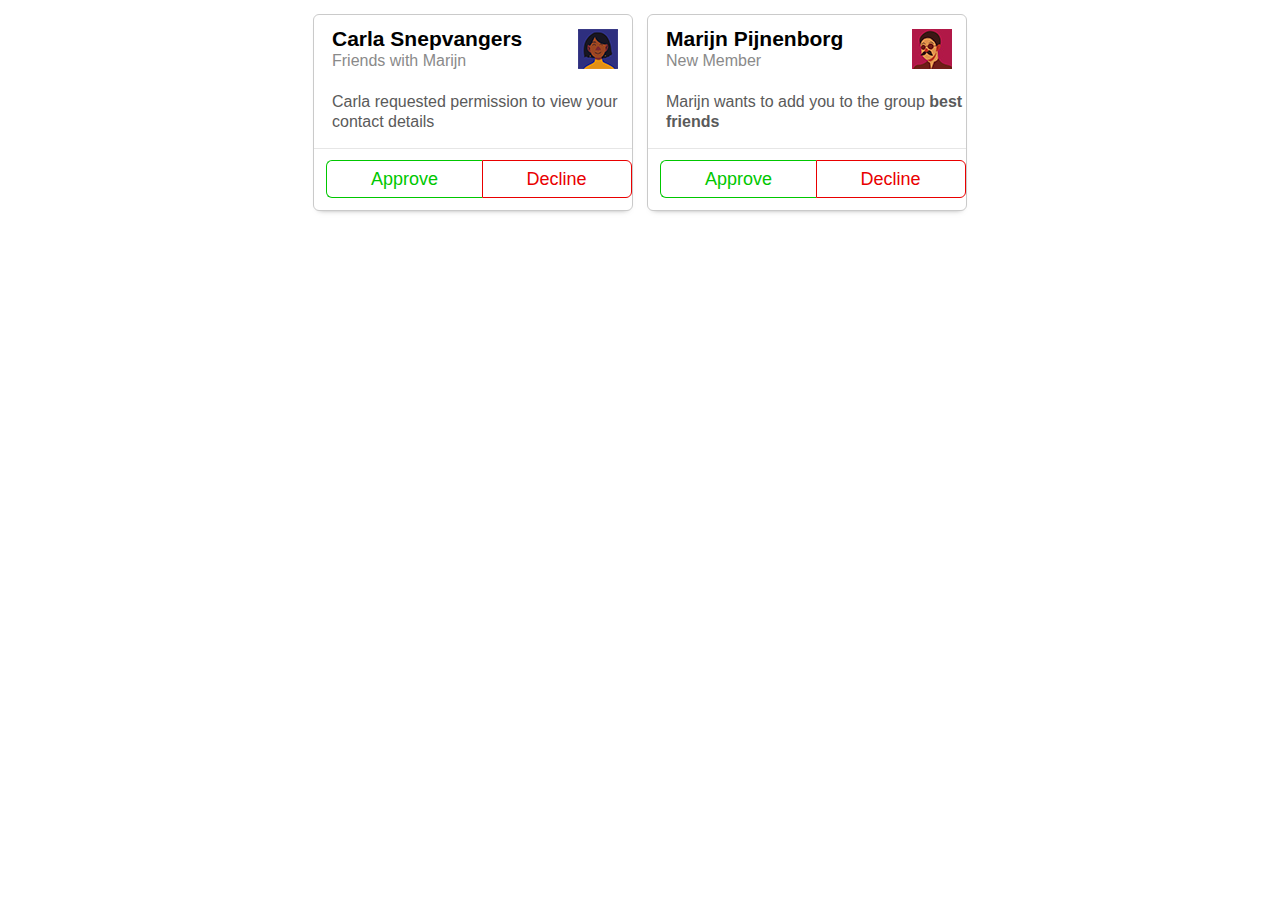
<file: Dag1_HTML:CSS_Refresher/index.html>
<!DOCTYPE html>
<html lang="en">

<head>
  <meta charset="UTF-8">
  <meta name="viewport" content="width=device-width, initial-scale=1.0">
  <title>HTML/CSS</title>
  <link rel="stylesheet" href="styles.css">
</head>


<body>
  <div class="container">
    <header>
    </header>

    <section class='content1'>
      <span><img src='carla.png' class='image'></span>
      <h3>Carla Snepvangers <br><span>Friends with Marijn</span></h3>
      <p>Carla requested permission to view your contact details</p>

      <nav class='buttons'>
        <ul>
          <li><a href="" class='button1'>Approve</a></li>
          <li><a href="" class='button2'>Decline</a></li>
        </ul>
      </nav>
    </section>


    <section class='content2'>
      <span><img src='marijn2.jpg' class='image'></span>
      <h3>Marijn Pijnenborg <br><span>New Member</span></h3>
      <p>Marijn wants to add you to the group <b>best friends</b></p>

      <nav class='buttons'>
        <ul>
          <li><a href="" class='button1'>Approve</a></li>
          <li><a href="" class='button2'>Decline</a></li>
        </ul>
      </nav>
    </section>


  </div>
</body>

</html>
</file>
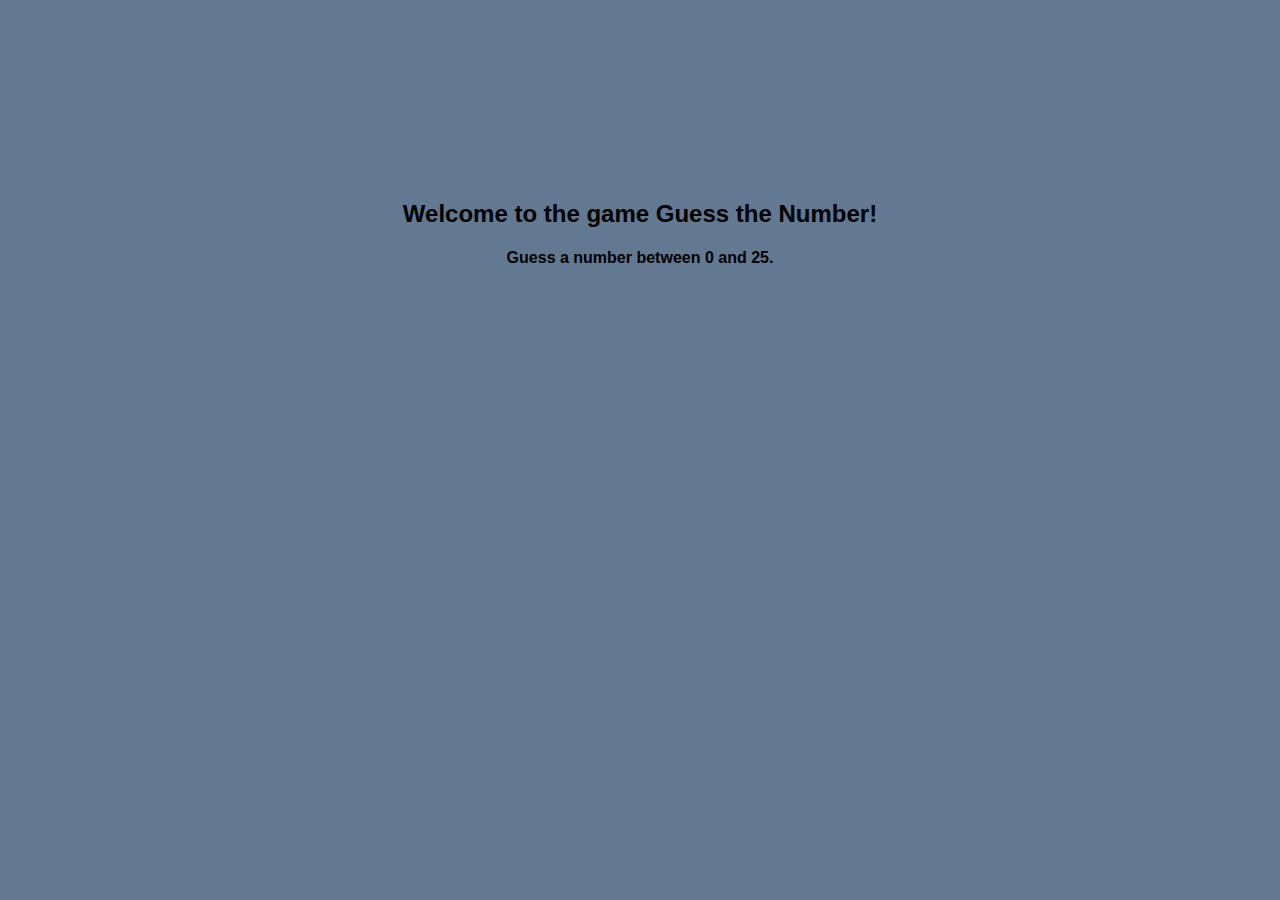
<file: W1D3-6TestEindopdracht/index.html>
<!DOCTYPE html>
<html lang="en">

<head>
  <meta charset="UTF-8">
  <meta name="viewport" content="width=device-width, initial-scale=1.0">
  <title>Document</title>
  <link rel="stylesheet" href="styles.css">
</head>

<body>
  <div class="container">

    <content>
      <h2>Welcome to the game Guess the Number!</h2>
      <h4>Guess a number between 0 and 25.</h4>
    </content>

  </div>

  <script src='script6.js'></script>
</body>

</html>
</file>
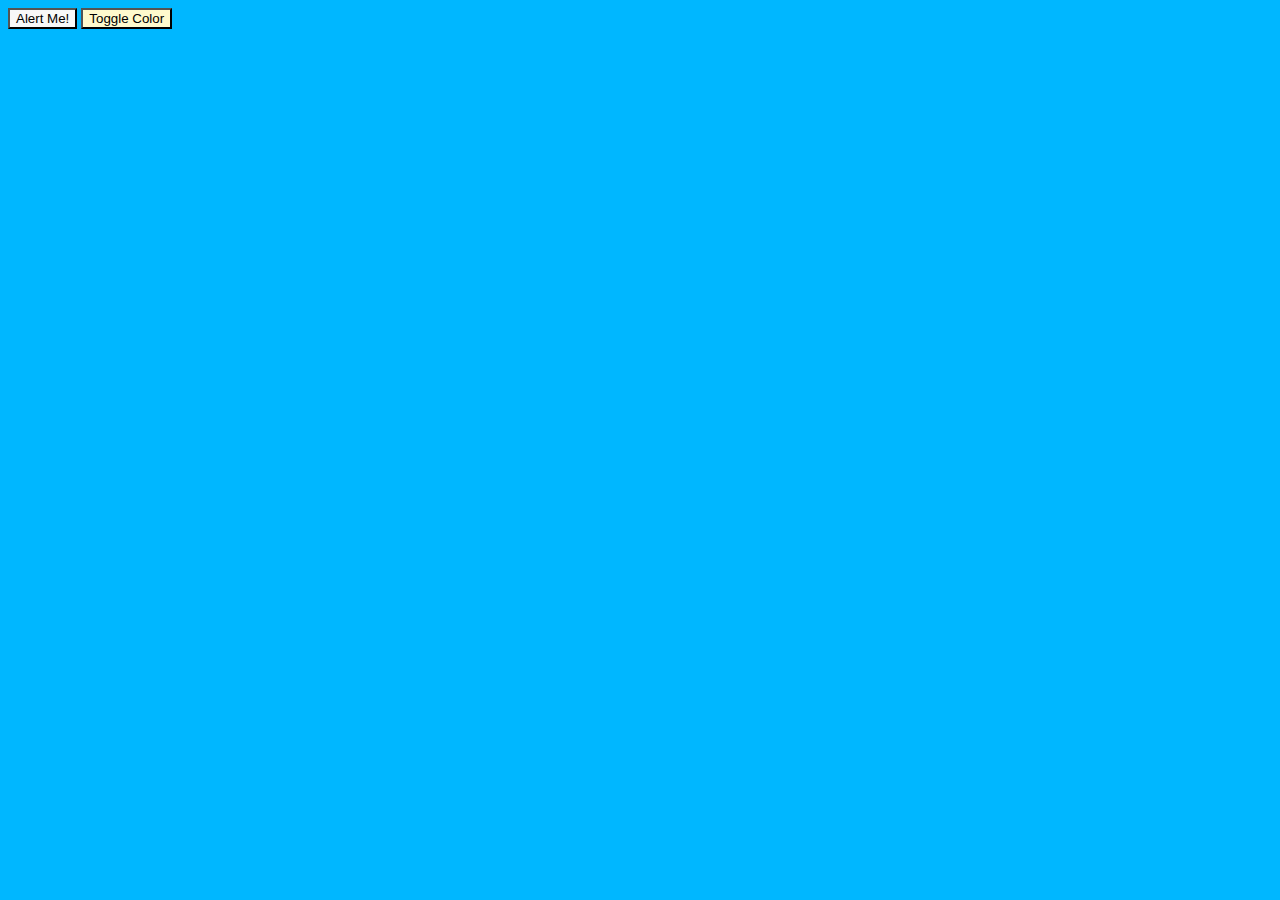
<file: W1D4-2EventHandlers/index.html>
<!DOCTYPE html>
<html lang="en">

<head>
  <meta charset="UTF-8">
  <meta name="viewport" content="width=device-width, initial-scale=1.0">
  <title>Document</title>
  <link rel="stylesheet" href="style.css">
</head>

<body id="body" class="blue-background">
  <button id="mybutton" type="button" class="btn-alert">Alert Me!</button>
  <button id="yellowbutton" type="button" class="yellow-background">Toggle Color</button>
  <!--<button id="bluebutton" type="button" class="blue-background">Blue</button>-->
  <script defer src="script.js">

  </script>
</body>

</html>
</file>
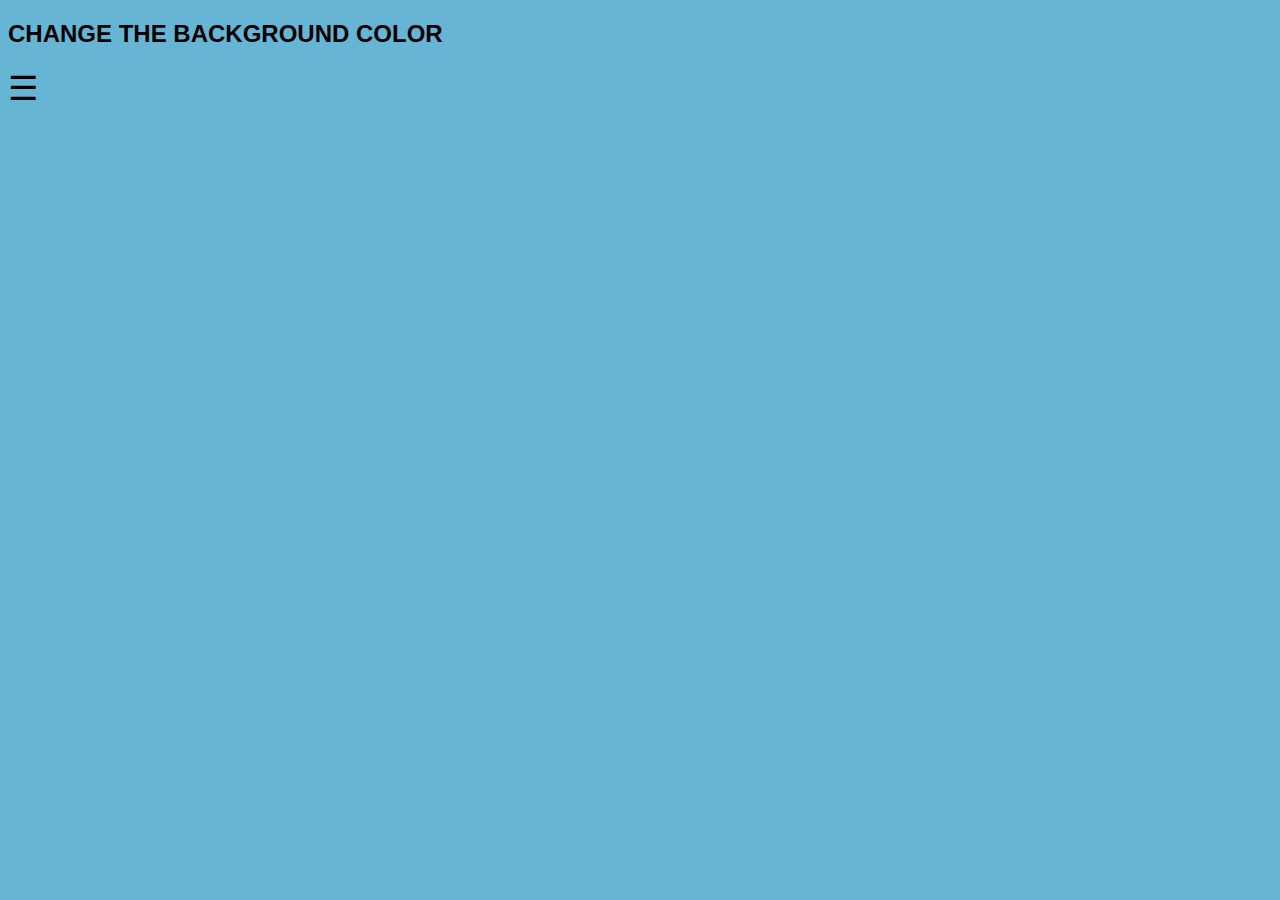
<file: W1D4-3EindopdrachtVersie1/index.html>
<!DOCTYPE html>
<html lang="en">

<head>
  <meta charset="UTF-8">
  <meta name="viewport" content="width=device-width, initial-scale=1.0">
  <title>Document</title>
  <link rel="stylesheet" href="styles.css">
</head>

<body id="body" class="blue-background">
  <header>
    <span>
      <h2 id="title">CHANGE THE BACKGROUND COLOR</h2>
    </span>
  </header>

  <nav class="navigation"></nav>
  <label for="show-menu" class="show-menu">&#9776;</label>
  <input type="checkbox" id="show-menu" role="button">

  <ul id="menu">
    <li><button id="yellowbutton" type="button" class="yellow-background">Yellow</button></li>
    <li><button id="redbutton" type="button" class="red-background">Red</button></li>
    <li><button id="greenbutton" type="button" class="green-background">Green</button></li>
    <li><button id="bluebutton" type="button" class="blue-background">Blue</button></li>
    <li><button id="graybutton" type="button" class="gray-background">Gray</button></li>
  </ul>
  </nav>

  <content class="color">
    <p>
    </p>
  </content>


  <script src="script.js">

  </script>
</body>

</html>
</file>
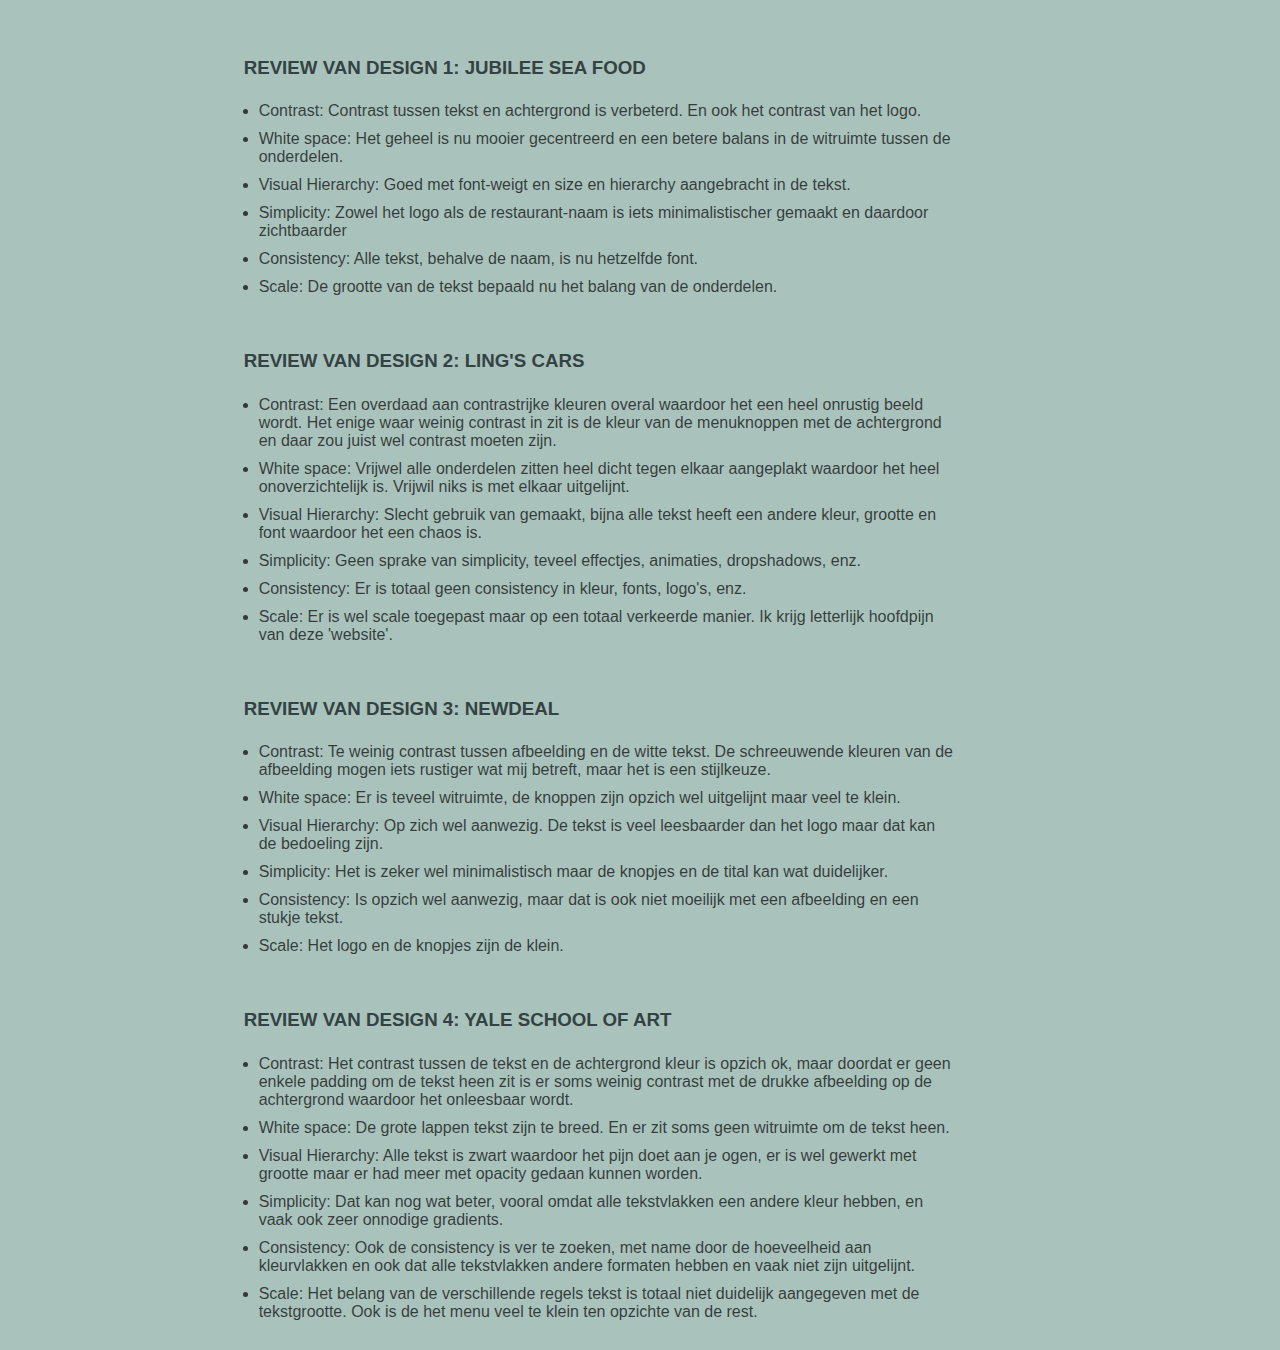
<file: W2D2-1Reviews/index.html>
<!DOCTYPE html>
<html lang="en">

<head>
  <meta charset="UTF-8">
  <meta name="viewport" content="width=device-width, initial-scale=1.0">
  <title>Reviews</title>
  <link rel="stylesheet" href="style.css">
</head>

<body class='body'>
  <div class="container">

    <header>
    </header>
    <content class="content1">
      <h3>Review van design 1: Jubilee Sea food </h3>
      <ul>
        <li> Contrast: Contrast tussen tekst en achtergrond is verbeterd. En ook het contrast van het logo. </li>
        <li> White space: Het geheel is nu mooier gecentreerd en een betere balans in de witruimte tussen de onderdelen.
        </li>
        <li> Visual Hierarchy: Goed met font-weigt en size en hierarchy aangebracht in de tekst.</li>
        <li> Simplicity: Zowel het logo als de restaurant-naam is iets minimalistischer gemaakt en daardoor zichtbaarder
        </li>
        <li> Consistency: Alle tekst, behalve de naam, is nu hetzelfde font.</li>
        <li> Scale: De grootte van de tekst bepaald nu het balang van de onderdelen.</li>
      </ul>

      <h3> Review van design 2: Ling's Cars </h3>
      <ul>
        <li> Contrast: Een overdaad aan contrastrijke kleuren overal waardoor het een heel onrustig beeld wordt. Het
          enige
          waar weinig contrast in zit is de kleur van de menuknoppen met de achtergrond en daar zou juist wel contrast
          moeten zijn. </li>
        <li> White space: Vrijwel alle onderdelen zitten heel dicht tegen elkaar aangeplakt waardoor het heel
          onoverzichtelijk is. Vrijwil niks is met elkaar uitgelijnt. </li>
        <li> Visual Hierarchy: Slecht gebruik van gemaakt, bijna alle tekst heeft een andere kleur, grootte en font
          waardoor
          het een chaos is.</li>
        <li> Simplicity: Geen sprake van simplicity, teveel effectjes, animaties, dropshadows, enz.
        </li>
        <li> Consistency: Er is totaal geen consistency in kleur, fonts, logo's, enz.</li>
        <li> Scale: Er is wel scale toegepast maar op een totaal verkeerde manier. Ik krijg letterlijk hoofdpijn van
          deze
          'website'.</li>
      </ul>

      <h3> Review van design 3: NewDeal </h3>
      <ul>
        <li> Contrast: Te weinig contrast tussen afbeelding en de witte tekst. De schreeuwende kleuren van de afbeelding
          mogen iets rustiger wat mij betreft, maar het is een stijlkeuze.</li>
        <li> White space: Er is teveel witruimte, de knoppen zijn opzich wel uitgelijnt maar veel te klein. </li>
        <li> Visual Hierarchy: Op zich wel aanwezig. De tekst is veel leesbaarder dan het logo maar dat kan de bedoeling
          zijn.</li>
        <li> Simplicity: Het is zeker wel minimalistisch maar de knopjes en de tital kan wat duidelijker.</li>
        <li> Consistency: Is opzich wel aanwezig, maar dat is ook niet moeilijk met een afbeelding en een stukje tekst.
        </li>
        <li> Scale: Het logo en de knopjes zijn de klein.</li>
      </ul>

      <h3> Review van design 4: Yale School of Art </h3>
      <ul>
        <li> Contrast: Het contrast tussen de tekst en de achtergrond kleur is opzich ok, maar doordat er geen enkele
          padding om de tekst heen zit is er soms weinig contrast met de drukke afbeelding op de achtergrond waardoor
          het onleesbaar wordt.</li>
        <li> White space: De grote lappen tekst zijn te breed. En er zit soms geen witruimte om de tekst heen.</li>
        <li> Visual Hierarchy: Alle tekst is zwart waardoor het pijn doet aan je ogen, er is wel gewerkt met grootte
          maar er had meer met opacity gedaan kunnen worden.</li>
        <li> Simplicity: Dat kan nog wat beter, vooral omdat alle tekstvlakken een andere kleur hebben, en vaak ook zeer
          onnodige gradients. </li>
        <li> Consistency: Ook de consistency is ver te zoeken, met name door de hoeveelheid aan kleurvlakken en ook dat
          alle tekstvlakken andere formaten hebben en vaak niet zijn uitgelijnt.
        </li>
        <li> Scale: Het belang van de verschillende regels tekst is totaal niet duidelijk aangegeven met de
          tekstgrootte. Ook is de het menu veel te klein ten opzichte van de rest.</li>
      </ul>

  </div>
  </content>

  <footer>

  </footer>

</body>

</html>
</file>
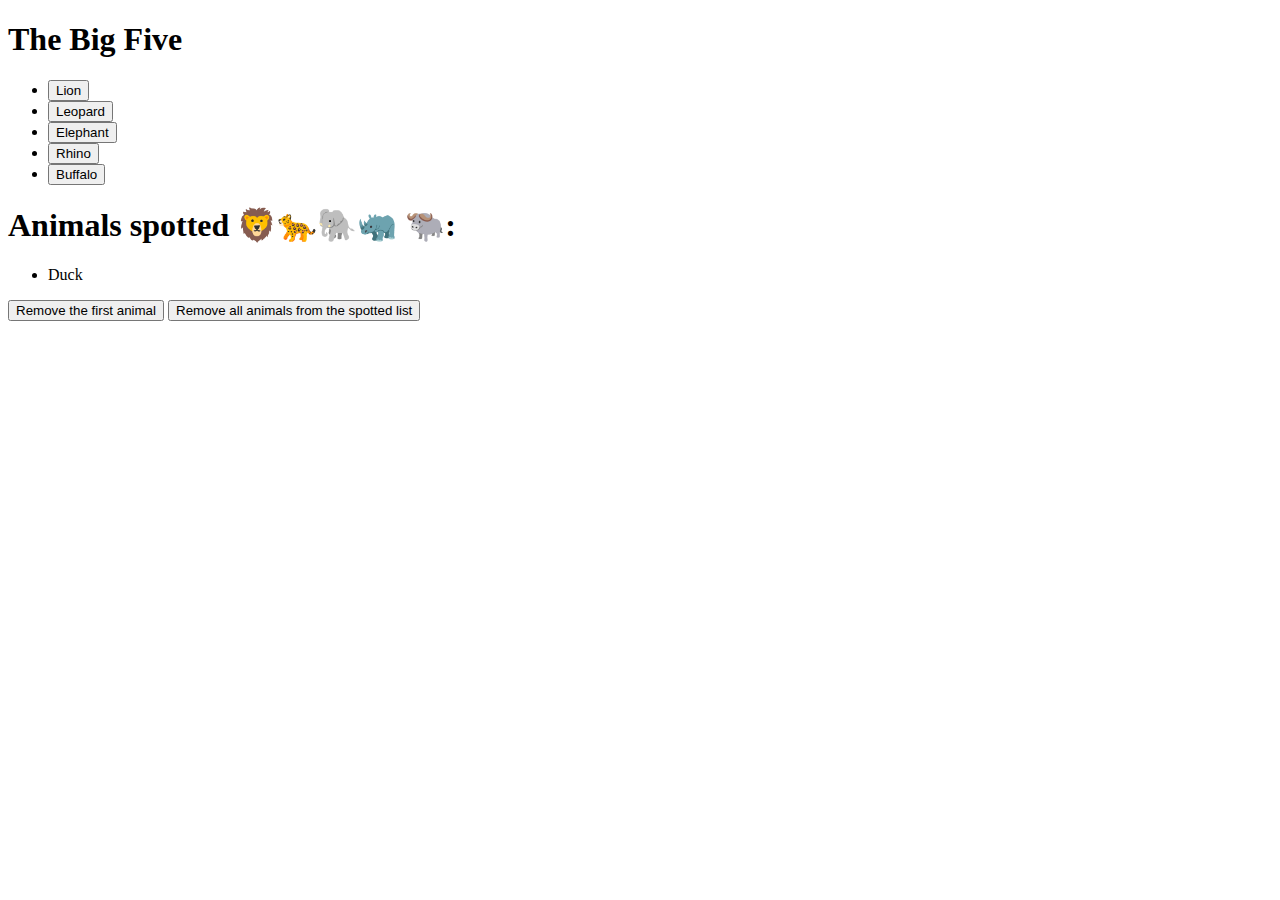
<file: W2D4-1DomManipulation/index.html>
<!DOCTYPE html>
<html lang="en">

<head>
  <meta charset="UTF-8" />
  <meta name="viewport" content="width=device-width, initial-scale=1.0" />
  <meta http-equiv="X-UA-Compatible" content="ie=edge" />
  <title>List of Animals</title>
</head>

<body>
  <div>
    <h1>The Big Five</h1>
    <ul class="big-five-list">
      <li class="big-five-list-item">
        <button class="big-five-button">Lion</button>
      </li>
      <li class="big-five-list-item">
        <button class="big-five-button">Leopard</button>
      </li>
      <li class="big-five-list-item">
        <button class="big-five-button">Elephant</button>
      </li>
      <li class="big-five-list-item">
        <button class="big-five-button">Rhino</button>
      </li>
      <li class="big-five-list-item">
        <button class="big-five-button">Buffalo</button>
      </li>
    </ul>

    <h1>Animals spotted 🦁🐆🐘🦏 🐃:</h1>
    <ul id="spotted-animals-list">
      <li class="spotted-animals-list-item">Duck</li>
    </ul>

    <button id="remove-first-item-button">
      Remove the first animal
    </button>
    <button id="remove-all-button">
      Remove all animals from the spotted list
    </button>
  </div>
</body>
<script defer src="script.js">
</script>

</html>
</file>
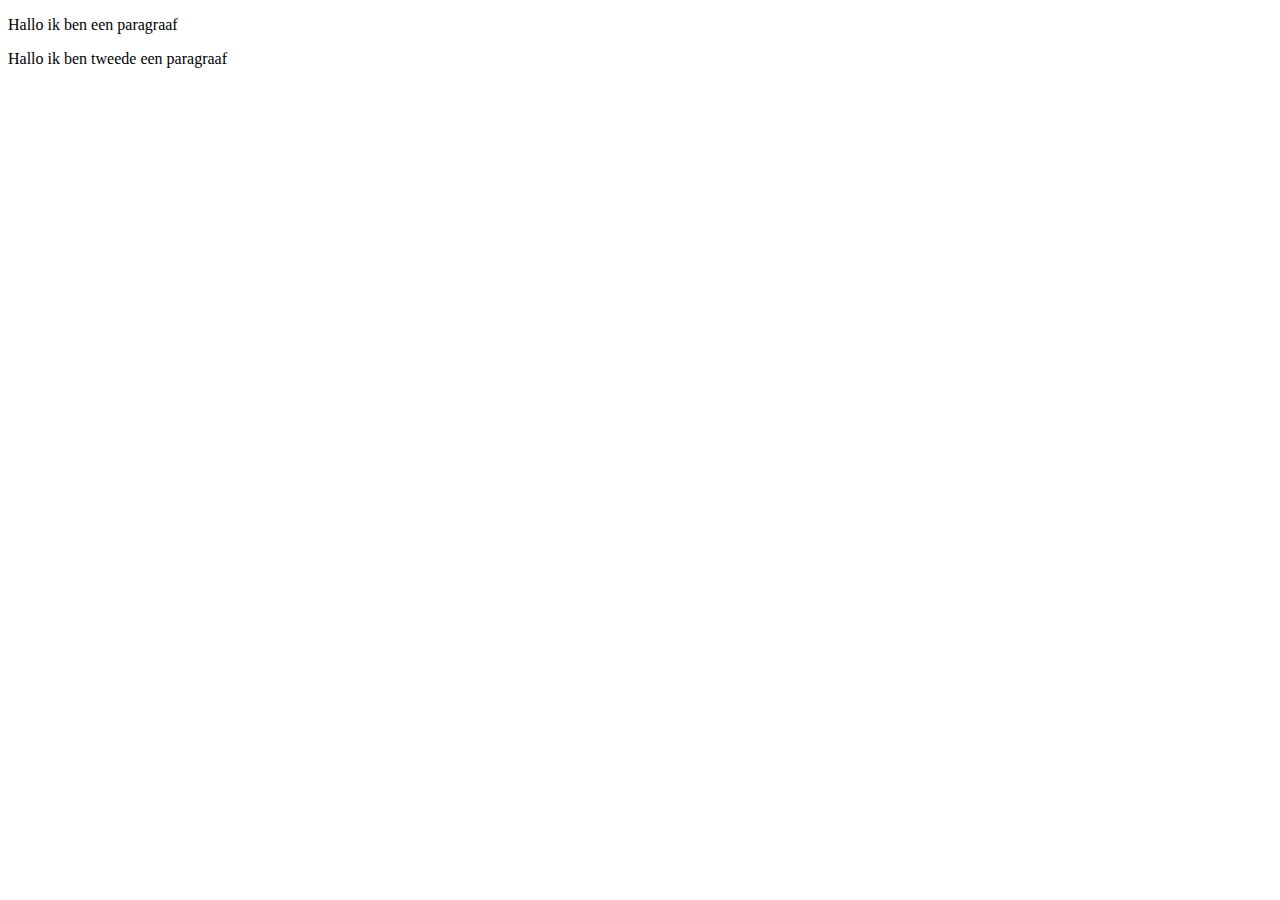
<file: W1D4-1DOM/index2.html>
<!DOCTYPE html>
<html lang="en">

<head>
    <meta charset="UTF-8">
    <meta name="viewport" content="width=device-width, initial-scale=1.0">
    <meta http-equiv="X-UA-Compatible" content="ie=edge">
    <title>Document</title>
</head>

<body>
    <div id="first-section" class="paragraph">
        <p>Hallo ik ben een paragraaf</p>
    </div>
    <div id="second-section" class="paragraph">
        <p>Hallo ik ben tweede een paragraaf</p>
    </div>

    <script src= "scrip2.js">

    </script>
</body>

</html>
</file>
<file: Dag1_HTML:CSS_Refresher/styles.css>
.container{
  display: grid;
  grid-template-columns: auto 320px 320px auto;
  grid-template-rows: auto;
  grid-gap: 14px;
  text-align: left;
  list-style-type: none;
  font-family: Calibri, Arial, Helvetica, sans-serif;
  margin-top: 14px;
}
.border1{
  grid-column:auto;
}

.content1{
  background-color: rgb(255, 255, 255);
  border: 1px solid rgb(202, 202, 202);
  border-radius: 6px;
  box-shadow: 0 4px 6px -6px rgb(100, 100, 100);
}

.content1 span{
  color: rgb(138, 138, 138);
  font-size: 16px;
  font-weight: normal;
}

.content2{
  background-color: #ffffff; 
  border: 1px solid rgb(202, 202, 202);
  border-radius: 6px;
  box-shadow: 0 4px 6px -6px rgb(100, 100, 100);
}

.buttons{
  border-top: 1px solid rgb(230, 230, 230);
  padding-top: 20px;
  padding-bottom: 20px;
  padding-left: 0px;
  padding-right: 0px;
  margin: 0px;
  text-align: left; 
}

.button1{
  color: rgb(0, 199, 0);
  border: 1px solid rgb(0, 199, 0);
  border-top-left-radius: 6px;
  border-bottom-left-radius: 6px;
  border-right-color: rgb(255, 255, 255);
  font-size: 18px;
  padding-top: 8px;
  padding-bottom: 8px;
  padding-left: 44px;
  padding-right: 44px;
  margin-left: 12px;
}

.button2{
  color: rgb(233, 0, 0);
  border: 1px solid rgb(233, 0, 0);
  border-top-right-radius: 6px;
  border-bottom-right-radius: 6px;
  font-size: 18px;
  padding-top: 8px;
  padding-bottom: 8px;
  padding-left: 44px;
  padding-right: 44px; 
  margin-left: -6px;
}


h3, p {
  padding-left: 18px;
  padding-top: 0px;
  line-height: 20px;
  margin-top:14px;
}

h3{
  font-size: 21px;
}

p{
  color: rgb(90, 90, 90);
}


ul {
  list-style-type: none;
  text-decoration: none;
  font-style: normal;
  display: inline;
  margin:0px;
  padding:0px;
}

ul a{
  text-decoration: none;
}

li{
  display: inline;
}


.content2 span{
  color: rgb(138, 138, 138);
  font-size: 16px;
  font-weight: normal;
}

.border2{
  grid-column:auto;
}

.image{
  float:right;
  padding-top: 14px;
  padding-right: 14px;
}
</file>
<file: W1D3-6TestEindopdracht/styles.css>
body{
  text-align: center;
  list-style-type: none;
  font-family: Calibri, Arial, Helvetica, sans-serif;
  margin-top: 200px;
  background-color: #637891;
}
</file>
<file: W1D4-2EventHandlers/style.css>
.blue-background {
	background-color: rgb(0, 183, 255); 
}

.yellow-background {
	background-color: lemonchiffon;
}

#mybutton{
  background-color: rgb(248, 248, 248);
}
</file>
<file: W1D4-3EindopdrachtVersie1/styles.css>
body{
  font-family: Calibri, Arial, Helvetica, sans-serif;
}

.red-background{
  background-color: rgb(187, 79, 79);
}

.green-background{
  background-color: rgb(116, 172, 114);
}

.blue-background{
  background-color: rgb(102, 181, 212);
}

.gray-background{
  background-color: rgb(134, 147, 153);
}

.yellow-background{
  background-color: khaki;
}

ul {
  position: fixed;
  display: none;
  text-align: left;
  list-style-type:none;
  margin:0px;
  padding:0px;
  width: 20%;
}


button{
  background-color: rgba(255, 255, 255, 0);
  font-family: Calibri, Arial, Helvetica, sans-serif;
  font-weight: 700;
  font-size: 20px;
  line-height: 24x;
  margin-bottom: 10px;
  min-width: 100px;
  text-align: left;
  border:2px solid #030303;
  box-shadow: 1px 4px 7px -3px #000000;
}

button:active {
  border:3px solid #030303;
  box-shadow: 1px 4px 7px -3px #000000;
}


li:hover {
  color: #000000;
}

li:hover ul :hover {
  color: #000000;;
}

input[type=checkbox]{
  display: none;
}

input[type=checkbox]:checked ~ #menu{
  display: block;
}

li {
  margin-bottom: 4px;
  margin-top: 4px;
}

li {
  display:block;
  padding-right: 20px; 
  padding-left: 0px; 
  height: 18px;
  line-height: 10px;
  font-family: Calibri, Arial, Helvetica, sans-serif;
  letter-spacing: 1px;
  text-decoration: none;
  margin-bottom: 16px;
}

li:hover {
  color: #000000;
  font-weight: 500;
  padding-left: 6px; 
}

ul li, li {
  width: 100%;
}

.show-menu {
  display:block;
  font-size: 34px;
  padding-left: 0px;
}
</file>
<file: W2D2-1Reviews/style.css>
.container{
  display: grid;
  /*grid-template-columns: 50px auto 100px;
  grid-template-rows: auto;*/
  grid-template-columns: repeat(12,1fr);
  grid-template-rows: auto;
}

.body{
  background-color: rgb(169, 194, 188);
  font-family: Calibri, Arial, Helvetica, sans-serif;
  color: rgba(0, 0, 0, 0.705);

}

h3{
  text-transform: uppercase;
  padding-left: 25px;
  color:rgb(51, 66, 66);
  padding-top: 30px;
}

ul li{
  padding-top: 5px;
  padding-bottom: 5px;
}

.content1
{
  grid-column: 3/ 10;
}
</file>
